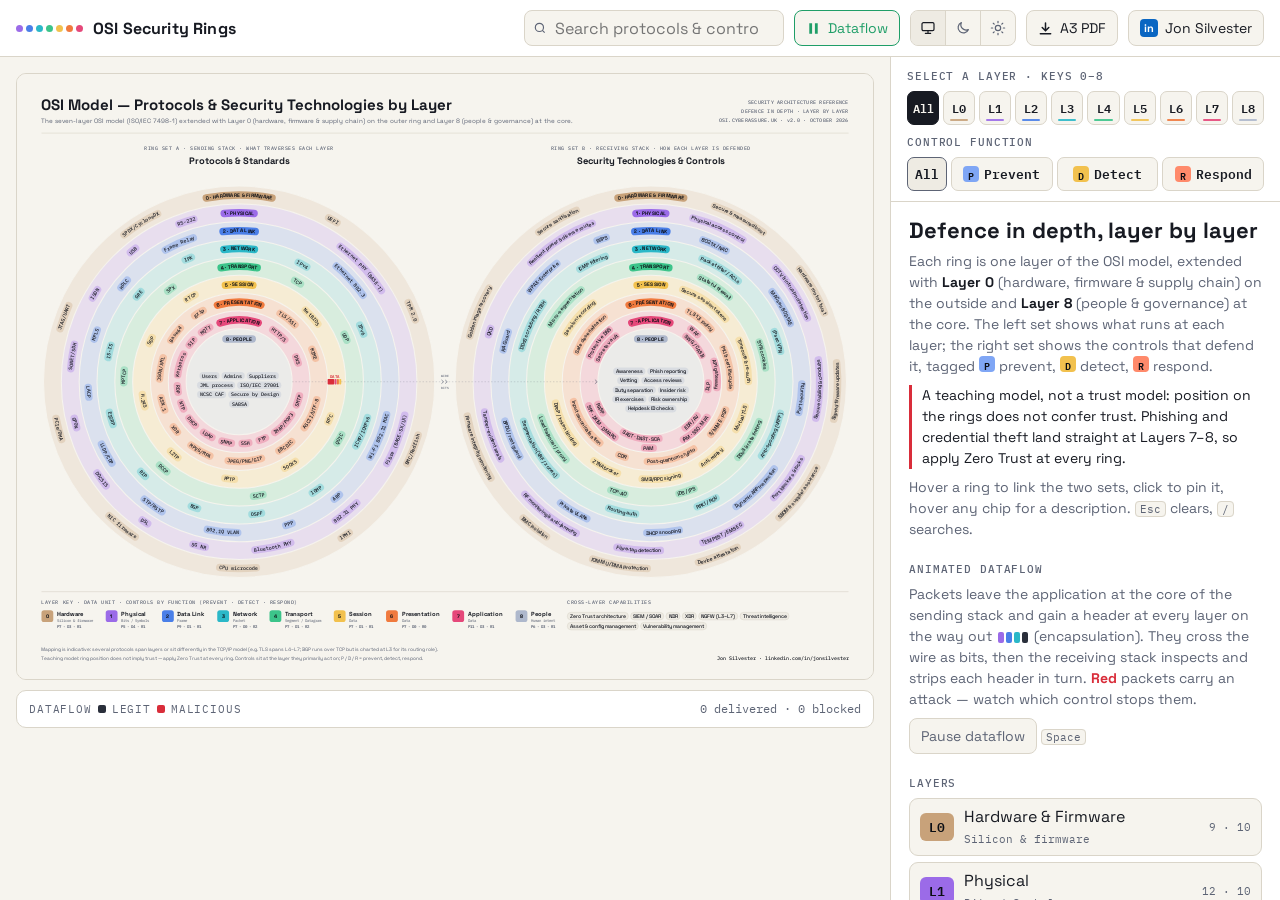
<file: index.html>
<!doctype html>
<html lang="en-GB" data-theme="dark">
<head>
<meta charset="utf-8">
<meta name="viewport" content="width=device-width, initial-scale=1">
<title>OSI Security Rings — Protocols & Security Controls by Layer</title>
<meta name="description" content="Interactive concentric map of the OSI model, extended with Layer 0 (hardware and supply chain) and Layer 8 (people and governance): protocols at each layer, the controls that defend them tagged prevent/detect/respond, and animated dataflows showing attacks stopped layer by layer.">
<meta name="author" content="Jon Silvester">
<link rel="canonical" href="https://osi.cyberassure.uk/">

<!-- Open Graph / social preview — replace the domain if you deploy elsewhere -->
<meta property="og:type" content="website">
<meta property="og:site_name" content="OSI Security Rings">
<meta property="og:url" content="https://osi.cyberassure.uk/">
<meta property="og:title" content="OSI Security Rings — Protocols & Security Controls by Layer">
<meta property="og:description" content="OSI Layers 0–8: the protocols that run on each layer and the controls that defend them, tagged prevent / detect / respond — with animated dataflows. By Jon Silvester.">
<meta property="og:image" content="https://osi.cyberassure.uk/og.png">
<meta property="og:image:width" content="1200">
<meta property="og:image:height" content="630">
<meta property="og:image:alt" content="Two concentric ring diagrams of the OSI model: protocols on the left, security technologies on the right.">
<meta property="og:locale" content="en_GB">
<meta name="twitter:card" content="summary_large_image">
<meta name="twitter:title" content="OSI Security Rings — Protocols & Security Controls by Layer">
<meta name="twitter:description" content="OSI Layers 0–8: protocols, controls tagged prevent / detect / respond, and animated dataflows.">
<meta name="twitter:image" content="https://osi.cyberassure.uk/og.png">

<link rel="icon" href="/favicon.ico" sizes="32x32">
<link rel="icon" href="/favicon.svg" type="image/svg+xml">
<link rel="apple-touch-icon" href="/apple-touch-icon.png">
<link rel="manifest" href="/site.webmanifest">
<meta name="theme-color" content="#0B0E14" media="(prefers-color-scheme: dark)">
<meta name="theme-color" content="#F6F4EE" media="(prefers-color-scheme: light)">

<link rel="preload" href="/space-grotesk-latin-500-normal.woff2" as="font" type="font/woff2" crossorigin>
<link rel="preload" href="/ibm-plex-mono-latin-500-normal.woff2" as="font" type="font/woff2" crossorigin>
<script src="/theme-init.js"></script>
<link rel="stylesheet" href="/app.css">
</head>
<body>
<header class="bar">
  <a class="brand" href="/" aria-label="OSI Security Rings home"><span class="dots" aria-hidden="true"><i></i><i></i><i></i><i></i><i></i><i></i><i></i></span><span>OSI Security Rings</span></a>
  <label class="search"><svg viewBox="0 0 24 24" aria-hidden="true"><circle cx="11" cy="11" r="7"/><path d="M20 20l-4-4"/></svg>
    <input id="q" type="search" placeholder="Search protocols & controls  ( / )" autocomplete="off" aria-label="Search protocols and security controls"></label>
  <button class="btn flow" id="flowBtn" type="button" aria-pressed="false" title="Play or pause the animated dataflow">
    <svg class="i-play" viewBox="0 0 16 16" fill="currentColor" aria-hidden="true"><path d="M4 2.5v11l9.5-5.5z"/></svg>
    <svg class="i-pause" viewBox="0 0 16 16" fill="currentColor" aria-hidden="true"><path d="M3.5 2.5h3v11h-3zM9.5 2.5h3v11h-3z"/></svg>
    <span class="lbl">Dataflow</span></button>
  <div class="seg" id="themeSeg" role="group" aria-label="Colour theme">
    <button type="button" data-set="auto" aria-pressed="false" title="Match system" aria-label="Match system theme"><svg viewBox="0 0 24 24"><rect x="3" y="4" width="18" height="12" rx="2"/><path d="M8 20h8M12 16v4"/></svg></button>
    <button type="button" data-set="dark" aria-pressed="false" title="Dark" aria-label="Dark theme"><svg viewBox="0 0 24 24"><path d="M20 14.5A8 8 0 0 1 9.5 4a8 8 0 1 0 10.5 10.5z"/></svg></button>
    <button type="button" data-set="light" aria-pressed="false" title="Light" aria-label="Light theme"><svg viewBox="0 0 24 24"><circle cx="12" cy="12" r="4"/><path d="M12 2v2M12 20v2M4.9 4.9l1.4 1.4M17.7 17.7l1.4 1.4M2 12h2M20 12h2M4.9 19.1l1.4-1.4M17.7 6.3l1.4-1.4"/></svg></button>
  </div>
  <a class="btn" href="/OSI-Security-Rings-A3.pdf" download title="Download the A3 landscape PDF">
    <svg viewBox="0 0 16 16" fill="none" stroke="currentColor" stroke-width="1.6" stroke-linecap="round" stroke-linejoin="round" aria-hidden="true"><path d="M8 2v8M4.5 7 8 10.5 11.5 7M2.5 13.5h11"/></svg><span class="lbl">A3 PDF</span></a>
  <a class="btn li" href="https://www.linkedin.com/in/jonsilvester" target="_blank" rel="noopener noreferrer me" aria-label="Jon Silvester on LinkedIn (opens in a new tab)"><span class="in" aria-hidden="true">in</span><span class="lbl">Jon Silvester</span></a>
</header>
<main>
  <div class="stage">
    <svg id="poster" viewBox="0 0 420 297" role="img" aria-label="Concentric OSI layer diagrams: protocols on the left, security technologies on the right, with Layer 0 Hardware on the outside and Layer 8 People at the centre."></svg>
    <div class="flowlog" id="flowlog" aria-hidden="true">
      <span class="fl-tag">Dataflow <i class="ok"></i>legit <i class="bad"></i>malicious</span>
      <ol id="flList"></ol>
      <span class="fl-stats" id="flStats">0 delivered · 0 blocked</span>
    </div>
  </div>
  <aside id="panel" aria-live="polite"></aside>
</main>
<div id="tip" role="tooltip"></div>
<noscript><p class="noscript">This interactive diagram needs JavaScript. You can still <a href="/OSI-Security-Rings-A3.pdf">download the A3 PDF</a>.</p></noscript>
<script src="/data.js"></script>
<script src="/app.js"></script>
</body>
</html>
</file>
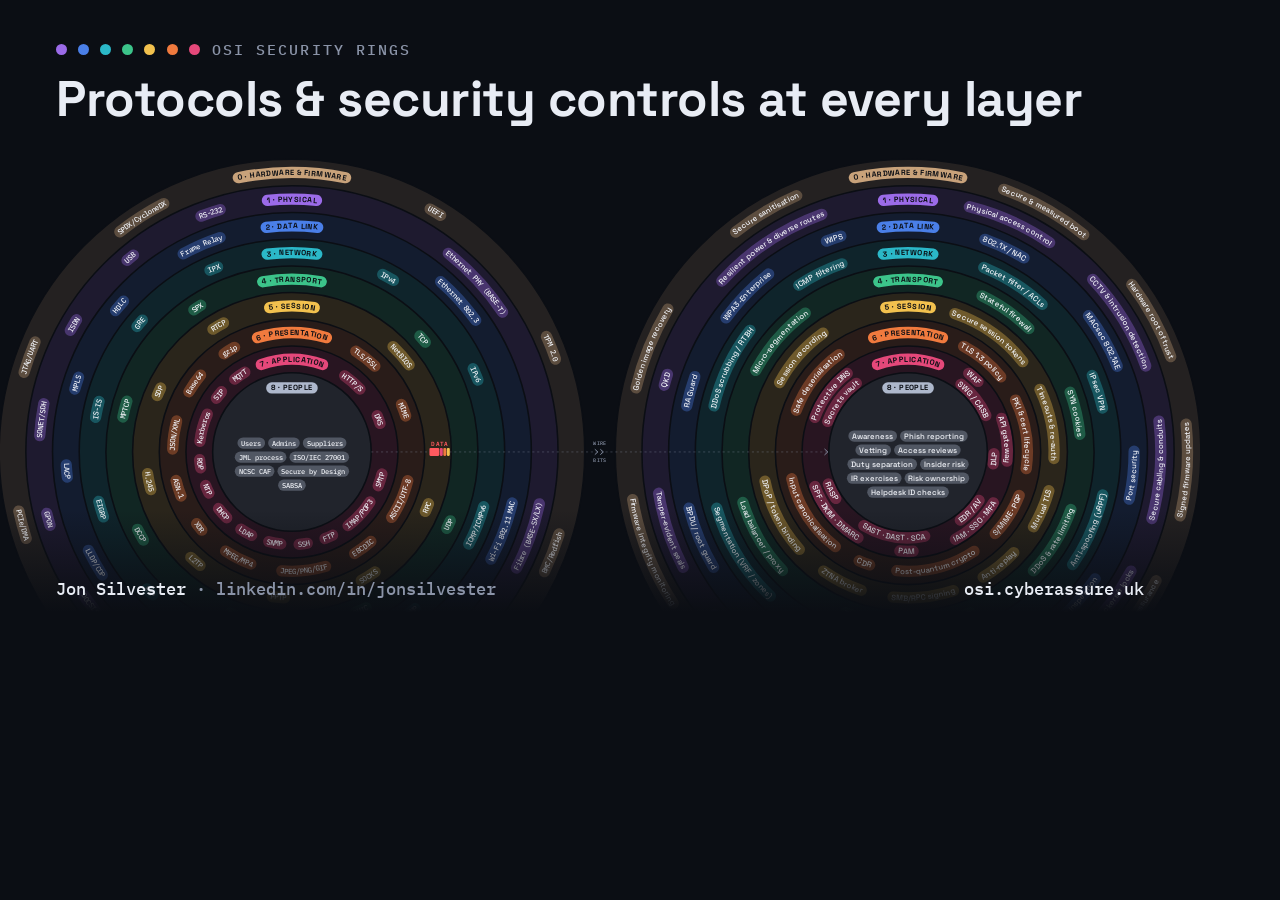
<file: og.html>
<!doctype html>
<html lang="en-GB" data-theme="dark" data-theme-pref="dark">
<head>
<meta charset="utf-8">
<title>OG render</title>
<link rel="stylesheet" href="/app.css">
<style>
  html,body{width:1200px;height:630px;overflow:hidden}
  body{position:relative;background:#0B0E14}
  #poster{position:absolute;left:-10px;top:150px;width:1220px;height:auto;max-height:none;border:0;border-radius:0;background:transparent}
  .fade{position:absolute;left:0;right:0;bottom:0;height:120px;background:linear-gradient(to bottom,rgba(11,14,20,0),#0B0E14 85%)}
  .hd{position:absolute;left:56px;top:40px;right:56px}
  .k{font:500 15px "IBM Plex Mono",monospace;letter-spacing:.14em;color:#8B94A8;display:flex;align-items:center;gap:12px}
  .k i{width:11px;height:11px;border-radius:50%;display:inline-block}
  h1{font:700 50px/1.05 "Space Grotesk";color:#E8ECF4;margin:14px 0 0;letter-spacing:-.01em}
  .by{position:absolute;left:56px;right:56px;bottom:30px;display:flex;justify-content:space-between;font:500 17px "IBM Plex Mono",monospace;color:#E8ECF4;z-index:2}
  .by span{color:#8B94A8}
  .bar,aside,#tip,.flowlog{display:none}
</style>
</head>
<body>
<div class="hd"><div class="k"><span><i style="background:#9B6BE8"></i> <i style="background:#4A7FE8"></i> <i style="background:#2BB8C8"></i> <i style="background:#3CC48A"></i> <i style="background:#F2C14E"></i> <i style="background:#F07A3E"></i> <i style="background:#E5487A"></i></span>OSI SECURITY RINGS</div>
<h1>Protocols &amp; security controls at every layer</h1></div>
<svg id="poster" viewBox="10 52 400 200"></svg>
<div class="fade"></div>
<div class="by"><div>Jon Silvester <span>· linkedin.com/in/jonsilvester</span></div><div>osi.cyberassure.uk</div></div>
<script src="/data.js"></script>
<script src="/app.js"></script>
</body>
</html>
</file>
<file: app.css>
/* OSI Security Rings — styles */
@font-face{font-family:"Space Grotesk";font-weight:400;font-style:normal;font-display:swap;src:url(/space-grotesk-latin-400-normal.woff2) format("woff2")}
@font-face{font-family:"Space Grotesk";font-weight:500;font-style:normal;font-display:swap;src:url(/space-grotesk-latin-500-normal.woff2) format("woff2")}
@font-face{font-family:"Space Grotesk";font-weight:600;font-style:normal;font-display:swap;src:url(/space-grotesk-latin-600-normal.woff2) format("woff2")}
@font-face{font-family:"Space Grotesk";font-weight:700;font-style:normal;font-display:swap;src:url(/space-grotesk-latin-700-normal.woff2) format("woff2")}
@font-face{font-family:"IBM Plex Mono";font-weight:400;font-style:normal;font-display:swap;src:url(/ibm-plex-mono-latin-400-normal.woff2) format("woff2")}
@font-face{font-family:"IBM Plex Mono";font-weight:500;font-style:normal;font-display:swap;src:url(/ibm-plex-mono-latin-500-normal.woff2) format("woff2")}
@font-face{font-family:"IBM Plex Mono";font-weight:600;font-style:normal;font-display:swap;src:url(/ibm-plex-mono-latin-600-normal.woff2) format("woff2")}

:root{
  --bg:#0B0E14; --surface:#121722; --surface2:#182031; --ink:#E8ECF4; --muted:#8B94A8; --line:#252C3C;
  --chipInk:#F1F3F8; --pillInk:#0B0E14; --ringA:.13; --ringOn:.26; --chipA:.34; --dim:.16;
  --accent:#4A7FE8; --ok:#3CC48A; --bad:#FF5A5F; --payload:#E8ECF4;
  color-scheme: dark;
}
:root[data-theme="light"]{
  --bg:#F6F4EE; --surface:#FFFFFF; --surface2:#EEEBE3; --ink:#171A22; --muted:#5D6475; --line:#DAD5C9;
  --chipInk:#14171F; --pillInk:#0B0E14; --ringA:.16; --ringOn:.30; --chipA:.30; --dim:.18;
  --ok:#1F9E68; --bad:#D92D3A; --payload:#2A2F3B;
  color-scheme: light;
}
*{box-sizing:border-box}
html,body{margin:0;background:var(--bg);color:var(--ink);font-family:"Space Grotesk",system-ui,sans-serif}
button,input{font:inherit;color:inherit}
a{color:inherit}
.sr-only{position:absolute;width:1px;height:1px;overflow:hidden;clip:rect(0 0 0 0);white-space:nowrap}

/* top bar */
.bar{display:flex;align-items:center;gap:10px;padding:10px 16px;border-bottom:1px solid var(--line);background:var(--surface);position:sticky;top:0;z-index:5;flex-wrap:wrap}
.brand{display:flex;align-items:center;gap:10px;font-weight:700;letter-spacing:.01em;margin-right:auto;min-width:0;text-decoration:none}
.brand .dots{display:flex;gap:3px}
.brand .dots i{width:7px;height:7px;border-radius:50%;display:block}
.brand .dots i:nth-child(1){background:#9B6BE8}.brand .dots i:nth-child(2){background:#4A7FE8}.brand .dots i:nth-child(3){background:#2BB8C8}
.brand .dots i:nth-child(4){background:#3CC48A}.brand .dots i:nth-child(5){background:#F2C14E}.brand .dots i:nth-child(6){background:#F07A3E}.brand .dots i:nth-child(7){background:#E5487A}
.brand span{white-space:nowrap;overflow:hidden;text-overflow:ellipsis}
.search{position:relative}
.search input{width:min(260px,40vw);padding:7px 10px 7px 30px;border-radius:8px;border:1px solid var(--line);background:var(--bg);outline:none;height:36px}
.search input:focus{border-color:var(--accent)}
.search svg{position:absolute;left:9px;top:50%;transform:translateY(-50%);width:14px;height:14px;stroke:var(--muted);fill:none;stroke-width:2}
.btn{display:inline-flex;align-items:center;gap:7px;height:36px;border:1px solid var(--line);background:var(--bg);border-radius:8px;padding:0 11px;cursor:pointer;white-space:nowrap;font-size:14px;text-decoration:none}
.btn:hover{border-color:var(--muted)}
.btn:focus-visible,.seg button:focus-visible,.nav button:focus-visible,.legend button:focus-visible{outline:2px solid var(--accent);outline-offset:2px}
.btn svg{width:15px;height:15px;flex:none}
.btn.flow[aria-pressed="true"]{border-color:var(--ok);color:var(--ok)}
.btn.flow .i-pause{display:none}
.btn.flow[aria-pressed="true"] .i-pause{display:block}
.btn.flow[aria-pressed="true"] .i-play{display:none}
.seg{display:inline-flex;border:1px solid var(--line);border-radius:8px;overflow:hidden;height:36px;background:var(--bg)}
.seg button{border:0;background:none;padding:0 9px;cursor:pointer;display:grid;place-items:center;color:var(--muted)}
.seg button+button{border-left:1px solid var(--line)}
.seg button svg{width:16px;height:16px;fill:none;stroke:currentColor;stroke-width:1.8;stroke-linecap:round;stroke-linejoin:round}
.seg button[aria-pressed="true"]{background:var(--surface2);color:var(--ink)}
.btn.li .in{width:18px;height:18px;border-radius:4px;background:#0A66C2;color:#fff;font:700 11px/18px "Space Grotesk",sans-serif;text-align:center;flex:none}

/* layout */
main{display:grid;grid-template-columns:minmax(0,1fr) 390px;min-height:calc(100vh - 57px)}
.stage{padding:16px;display:flex;flex-direction:column;align-items:stretch;gap:10px;position:relative}
#poster{width:100%;height:auto;max-height:calc(100vh - 136px);display:block;border:1px solid var(--line);border-radius:10px;background:var(--bg)}
aside{border-left:1px solid var(--line);background:var(--surface);height:calc(100vh - 57px);overflow:auto;position:sticky;top:57px}

/* dataflow strip */
.flowlog{display:flex;align-items:center;gap:14px;min-height:38px;padding:7px 12px;border:1px solid var(--line);border-radius:10px;background:var(--surface);font:12px/1.4 "IBM Plex Mono",monospace;overflow:hidden;opacity:.45;transition:opacity .2s}
.flowlog.show{opacity:1}
.fl-tag{font-size:10.5px;letter-spacing:.08em;text-transform:uppercase;color:var(--muted);white-space:nowrap;display:flex;align-items:center;gap:6px}
.fl-tag i{display:inline-block;width:8px;height:8px;border-radius:2px}
.fl-tag i.ok{background:var(--payload)}.fl-tag i.bad{background:var(--bad)}
.flowlog ol{list-style:none;margin:0;padding:0;display:flex;gap:18px;flex:1;min-width:0;overflow:hidden}
.flowlog li{white-space:nowrap;animation:fl-in .3s ease;flex:none}
.flowlog li:nth-child(2){opacity:.7}.flowlog li:nth-child(3){opacity:.45}
.flowlog li b{font-weight:600;margin-right:6px}
.flowlog li.ok b{color:var(--ok)}
.flowlog li.bad b{color:var(--bad)}
.flowlog li span{color:var(--muted)}
.fl-stats{color:var(--muted);white-space:nowrap;margin-left:auto}
@keyframes fl-in{from{opacity:0;transform:translateX(-6px)}to{opacity:1;transform:none}}

/* side panel */
.nav{position:sticky;top:0;background:var(--surface);padding:12px 16px 10px;border-bottom:1px solid var(--line);z-index:2}
.nav .lbl{font:500 11px "IBM Plex Mono",monospace;letter-spacing:.08em;color:var(--muted);text-transform:uppercase;margin-bottom:8px}
.nav .row{display:grid;grid-template-columns:repeat(10,1fr);gap:4px}
.nav button{border:1px solid var(--line);background:var(--bg);border-radius:7px;padding:6px 0;cursor:pointer;font:600 12px "IBM Plex Mono",monospace;position:relative}
.nav button::after{content:"";position:absolute;left:6px;right:6px;bottom:3px;height:2px;border-radius:2px;background:var(--c);opacity:.9}
.nav button.on{background:var(--c);color:var(--pillInk);border-color:var(--c)}
.nav button.all::after{display:none}
.nav button.all.on{background:var(--ink);color:var(--bg);border-color:var(--ink)}
.pbody{padding:16px 18px 28px}
.pbody h2{margin:0;font-size:22px;line-height:1.15}
.pbody h3{font:500 11px "IBM Plex Mono",monospace;letter-spacing:.08em;text-transform:uppercase;color:var(--muted);margin:22px 0 8px;display:flex;justify-content:space-between}
.pbody p{color:var(--muted);line-height:1.5;margin:8px 0;font-size:14px}
.pbody p b{color:var(--ink)}
.ph{display:flex;gap:12px;align-items:center}
.ph .num{font:600 22px "IBM Plex Mono",monospace;background:var(--c);color:var(--pillInk);border-radius:10px;width:48px;height:48px;display:grid;place-items:center;flex:none}
.pdu{font:400 12px "IBM Plex Mono",monospace;color:var(--muted);margin-top:3px}
.fn{color:var(--ink)!important}
.threats{display:flex;flex-wrap:wrap;gap:6px}
.threats span{font-size:12.5px;padding:3px 9px;border-radius:999px;border:1px solid color-mix(in srgb,var(--bad) 55%,transparent);background:color-mix(in srgb,var(--bad) 12%,transparent)}
ul.items{list-style:none;margin:0;padding:0}
ul.items li{padding:8px 10px;border-radius:8px;cursor:default;border:1px solid transparent;display:grid;gap:2px}
ul.items li:hover,ul.items li.hl{background:var(--surface2);border-color:var(--line)}
ul.items li b{font-weight:600;font-size:14px;display:flex;align-items:center;gap:8px}
ul.items li b i{width:8px;height:8px;border-radius:50%;background:var(--c);flex:none}
ul.items li span{font-size:13px;color:var(--muted);line-height:1.45}
ul.items li em{font:normal 11px "IBM Plex Mono",monospace;color:var(--muted);margin-left:auto}
.legend{display:grid;gap:6px;margin-top:6px}
.legend button{display:grid;grid-template-columns:34px 1fr auto;align-items:center;gap:10px;text-align:left;border:1px solid var(--line);background:var(--bg);border-radius:9px;padding:7px 10px;cursor:pointer}
.legend button:hover{border-color:var(--c)}
.legend .n{font:600 13px "IBM Plex Mono",monospace;background:var(--c);color:var(--pillInk);border-radius:6px;text-align:center;padding:3px 0}
.legend small{font:11px "IBM Plex Mono",monospace;color:var(--muted)}
.dl{display:flex;flex-wrap:wrap;gap:8px}
.pager{display:flex;justify-content:space-between;margin-top:22px;gap:8px}
.credit{margin-top:26px;padding-top:14px;border-top:1px solid var(--line);font-size:13px;color:var(--muted)}
.credit a{color:var(--ink)}
kbd{font:11px "IBM Plex Mono",monospace;border:1px solid var(--line);border-radius:4px;padding:0 4px;background:var(--bg)}
.pk-demo{display:inline-flex;gap:2px;vertical-align:middle;margin:0 2px}
.pk-demo i{display:block;width:6px;height:11px;border-radius:2px}

#tip{position:fixed;pointer-events:none;z-index:20;max-width:300px;background:var(--surface);border:1px solid var(--line);border-left:3px solid var(--c);border-radius:8px;padding:9px 11px;box-shadow:0 8px 28px rgba(0,0,0,.35);opacity:0;transition:opacity .12s;left:0;top:0}
#tip.show{opacity:1}
#tip .k{font:500 10.5px "IBM Plex Mono",monospace;letter-spacing:.07em;color:var(--muted);text-transform:uppercase}
#tip .n{font-weight:700;margin:2px 0 3px}
#tip .d{font-size:13px;line-height:1.45;color:var(--muted)}

/* poster SVG */
#poster{font-family:"Space Grotesk",sans-serif}
.t-title{font-weight:700;font-size:7.4px;fill:var(--ink)}
.t-sub{font-size:3.1px;fill:var(--muted)}
.t-meta{font:500 2.5px "IBM Plex Mono",monospace;fill:var(--muted);letter-spacing:.12px}
.t-kick{font:500 2.5px "IBM Plex Mono",monospace;fill:var(--muted);letter-spacing:.25px}
.t-head{font-weight:700;font-size:4.6px;fill:var(--ink)}
.t-chip-p{font:500 2.45px "IBM Plex Mono",monospace;fill:var(--chipInk)}
.t-chip-s{font-weight:500;font-size:2.55px;fill:var(--chipInk)}
.t-pill{font-weight:700;font-size:2.45px;fill:var(--pillInk);letter-spacing:.14px}
.t-key{font-weight:700;font-size:2.9px;fill:var(--ink)}
.t-keysub{font:400 2.2px "IBM Plex Mono",monospace;fill:var(--muted)}
.t-note{font-size:2.4px;fill:var(--muted)}
.t-credit{font:500 2.4px "IBM Plex Mono",monospace;fill:var(--ink)}
.t-credit:hover{fill:var(--accent)}
.t-wire{font:500 1.5px "IBM Plex Mono",monospace;fill:var(--muted);letter-spacing:.12px}
.bgrect{fill:var(--bg)}
.rule{stroke:var(--line);stroke-width:.3}
.ring{fill:none;stroke:var(--c);stroke-opacity:var(--ringA);transition:stroke-opacity .15s}
.disc{fill:var(--c);fill-opacity:var(--ringA);transition:fill-opacity .15s}
.sep{fill:none;stroke:var(--bg);stroke-width:.5}
.chip-bg{fill:none;stroke:var(--c);stroke-opacity:var(--chipA);stroke-linecap:round;transition:stroke-opacity .2s}
.chip-rect{fill:var(--c);fill-opacity:var(--chipA);transition:fill-opacity .2s}
.pill-bg{fill:none;stroke:var(--c);stroke-linecap:round}
.pill-rect{fill:var(--c)}
.xchip{fill:var(--surface2);stroke:var(--line);stroke-width:.25}
.layer{transition:opacity .18s;cursor:pointer}
.chip{transition:opacity .15s}
#poster.focus .layer:not(.on){opacity:var(--dim)}
#poster .layer.on .ring{stroke-opacity:var(--ringOn)}
#poster .layer.on .disc{fill-opacity:var(--ringOn)}
#poster.searching .chip{opacity:.14}
#poster.searching .chip.match{opacity:1}
#poster.searching .layer{opacity:1}
.chip.hl .chip-bg,.chip.match .chip-bg{stroke-opacity:.9}
.chip.hl .chip-rect,.chip.match .chip-rect{fill-opacity:.9}
.chip.hl text,.chip.match text{fill:var(--pillInk);font-weight:700}
.chip.flash .chip-bg{stroke:var(--bad);stroke-opacity:1}
.chip.flash .chip-rect{fill:var(--bad);fill-opacity:1}
.chip.flash text{fill:#fff;font-weight:700}

/* control function (prevent / detect / respond) */
.lbl2{margin-top:10px}
.fnseg{display:grid;grid-template-columns:auto 1fr 1fr 1fr;gap:4px}
.fnseg button{border:1px solid var(--line);background:var(--bg);border-radius:7px;padding:5px 7px;cursor:pointer;font-size:12.5px;display:flex;align-items:center;justify-content:center;gap:5px}
.fnseg button[aria-pressed="true"]{background:var(--surface2);border-color:var(--muted)}
abbr.fb{display:inline-grid;place-items:center;width:16px;height:16px;border-radius:4px;font:700 10px "IBM Plex Mono",monospace;text-decoration:none;color:#0B0E14;vertical-align:1px;flex:none}
.fb-P{background:#7FA6F5}.fb-D{background:#F2C14E}.fb-R{background:#FF8A6B}
.fnb{display:inline-flex;gap:3px;margin-left:4px}
.cov{display:grid;gap:5px;margin:0 0 10px}
.cov div{display:grid;grid-template-columns:16px 64px 1fr 22px;align-items:center;gap:8px;font-size:12.5px;color:var(--muted)}
.cov i{display:block;height:6px;border-radius:3px;background:linear-gradient(90deg,var(--c) var(--w),var(--surface2) var(--w))}
.cov b{font:600 12px "IBM Plex Mono",monospace;color:var(--ink);text-align:right}
.covt{width:100%;border-collapse:collapse;font-size:13px}
.covt th,.covt td{padding:4px 6px;border-bottom:1px solid var(--line);text-align:center}
.covt th:first-child{text-align:left;font-weight:500;display:flex;align-items:center;gap:8px}
.covt td{font:500 12.5px "IBM Plex Mono",monospace}
.covt td.zero{color:var(--bad)}
.covt .n{font:600 11px "IBM Plex Mono",monospace;background:var(--c);color:var(--pillInk);border-radius:4px;padding:1px 4px;min-width:24px;text-align:center}
.hint{font-size:12.5px!important}
.caveat{border-left:3px solid var(--bad);padding-left:10px;color:var(--ink)!important}
ul.items li.fn-dim{opacity:.4}
#poster.fnfilter .chip[data-kind="s"]:not(.fn-on),#poster.fnfilter .chip[data-kind="x"]:not(.fn-on){opacity:.12}
#poster.fnfilter .chip.fn-on .chip-bg{stroke-opacity:.9}
#poster.fnfilter .chip.fn-on .chip-rect{fill-opacity:.9}
#poster.fnfilter .chip.fn-on .xchip{stroke:var(--ink)}
#poster.fnfilter .chip.fn-on text{fill:var(--pillInk);font-weight:700}
#poster.fnfilter .chip.xl.fn-on text{fill:var(--ink)}
.t-pdr{font-weight:600}

/* dataflow */
.chan{stroke:var(--muted);stroke-opacity:.5;stroke-width:.22;stroke-dasharray:.7 .9}
.chev{fill:none;stroke:var(--muted);stroke-width:.3;stroke-linecap:round;stroke-linejoin:round}
#flows{pointer-events:none}
.pk{animation:pk-in .35s ease}
.pk-pay{fill:var(--payload)}
.pk.mal .pk-pay{fill:var(--bad)}
.pk-label{font:600 1.9px "IBM Plex Mono",monospace;letter-spacing:.08px}
.pk-bits{font:600 2.3px "IBM Plex Mono",monospace;fill:#9B6BE8;letter-spacing:.05px}
.pk.mal .pk-bits{fill:var(--bad)}
.pk.dying{animation:pk-out .5s ease forwards}
.burst{fill:none;stroke:var(--bad);stroke-width:.45;transform-box:fill-box;transform-origin:center;animation:burst .75s ease-out forwards}
.deliver{fill:none;stroke:var(--ok);stroke-width:.5;transform-box:fill-box;transform-origin:center;animation:deliver .9s ease-out forwards}
.blk{animation:blk 2.4s ease forwards}
.blk rect{fill:var(--surface);stroke:var(--bad);stroke-width:.25}
.blk text,.blk-m{font:600 2.1px "IBM Plex Mono",monospace;fill:var(--ink)}
.blk text tspan.x{fill:var(--bad)}
@keyframes pk-in{from{opacity:0}to{opacity:1}}
@keyframes pk-out{to{opacity:0}}
@keyframes burst{from{transform:scale(.15);opacity:1}to{transform:scale(1);opacity:0}}
@keyframes deliver{from{transform:scale(.82);opacity:.9}to{transform:scale(1.06);opacity:0}}
@keyframes blk{0%{opacity:0}8%{opacity:1}80%{opacity:1}100%{opacity:0}}

@media (max-width:1000px){
  main{grid-template-columns:1fr}
  aside{position:static;height:auto;border-left:0;border-top:1px solid var(--line)}
  #poster{max-height:none}
}
@media (max-width:760px){
  .bar{gap:8px}
  .search{order:10;flex:1 0 100%}
  .search input{width:100%}
  .btn span.lbl{display:none}
  .flowlog{display:none}
}
@media (prefers-reduced-motion:reduce){
  .pk,.burst,.deliver,.blk,.flowlog li{animation-duration:.01s}
}

/* print / static render */
@page{size:420mm 297mm;margin:0}
html.print .bar, html.print aside, html.print #tip, html.print .flowlog, html.print #flows{display:none}
html.print main{display:block;min-height:0}
html.print .stage{padding:0;display:block}
html.print #poster{width:420mm;height:297mm;max-height:none;border:0;border-radius:0}
@media print{
  html{-webkit-print-color-adjust:exact;print-color-adjust:exact}
  .bar,aside,#tip,.flowlog,#flows{display:none!important}
  main{display:block;min-height:0}
  .stage{padding:0;display:block}
  #poster{width:420mm;height:297mm;max-height:none;border:0;border-radius:0}
  #poster.focus .layer:not(.on){opacity:1}
}

/* 404 */
main.nf{display:grid;place-items:center;min-height:100vh;text-align:center;grid-template-columns:1fr}
.nf-code{font:500 13px "IBM Plex Mono",monospace;letter-spacing:.12em;color:var(--bad)}
.nf h1{margin:8px 0 22px}
</file>
